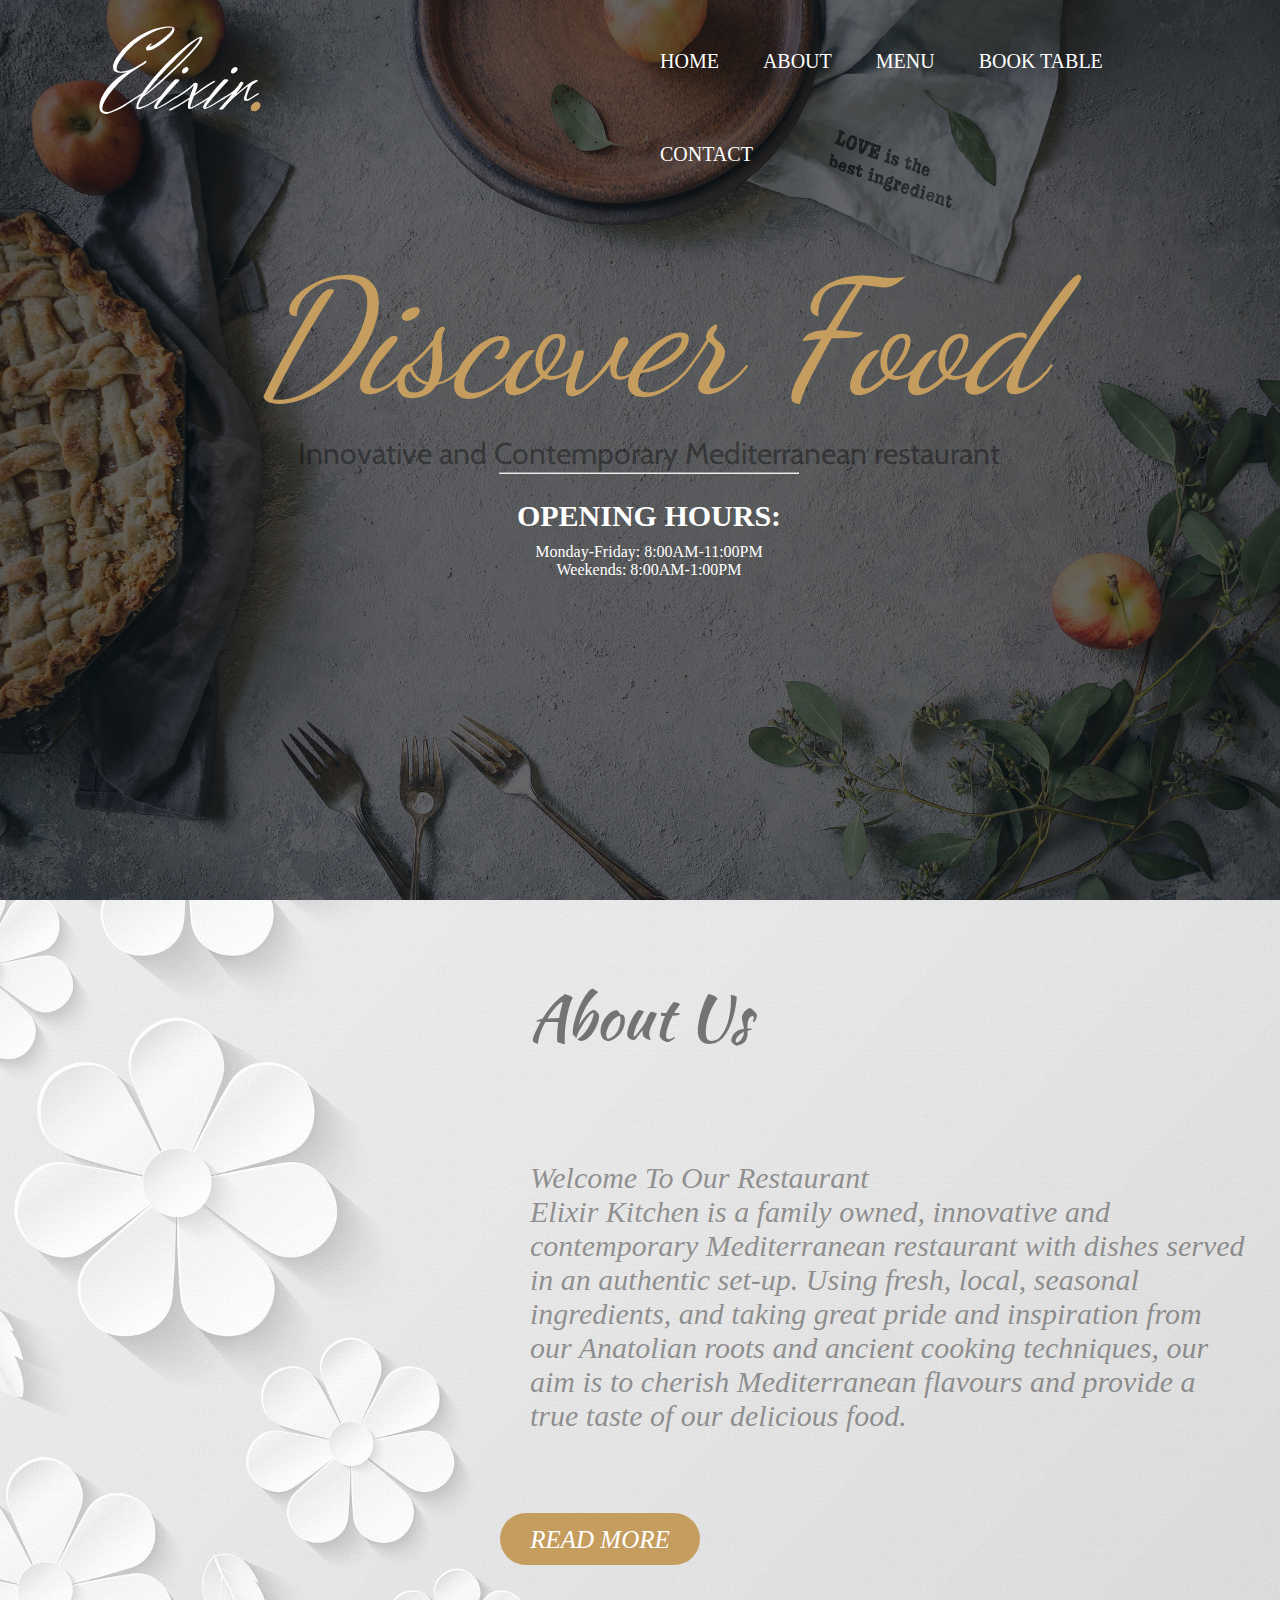
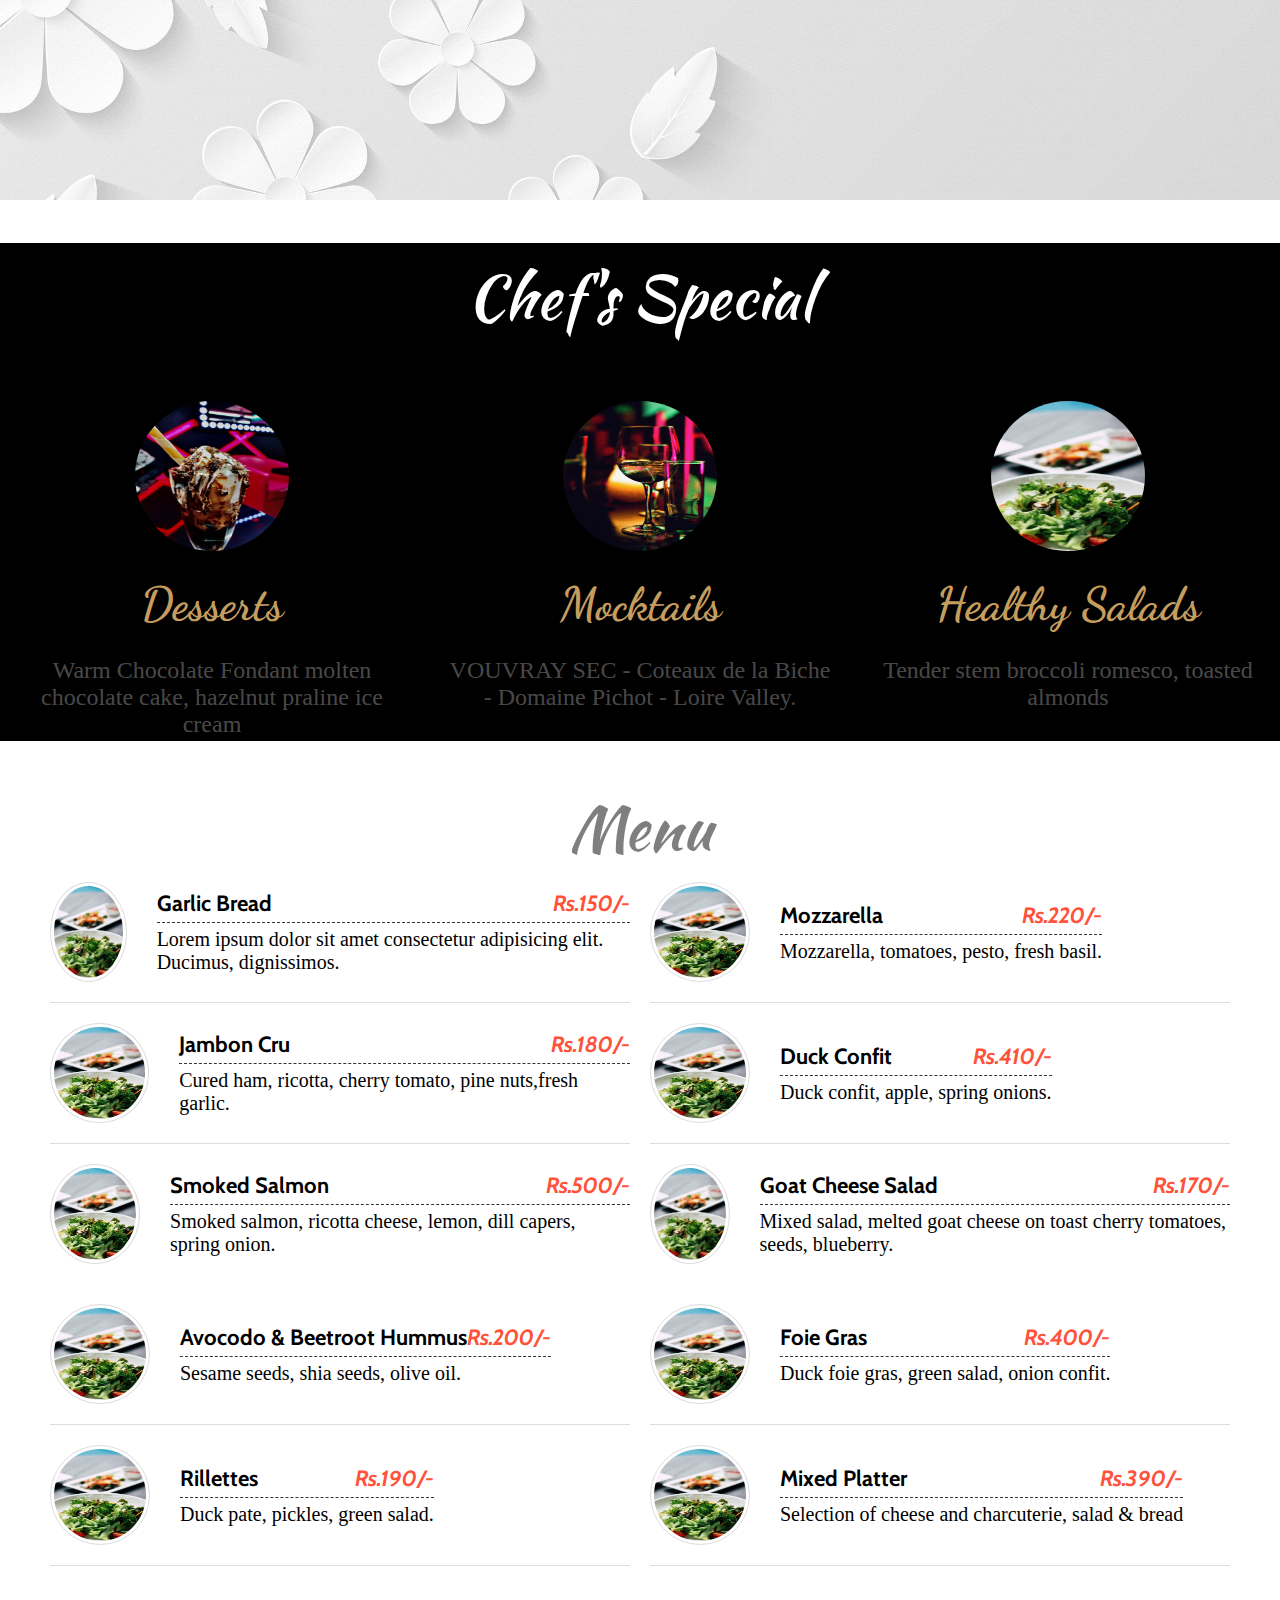
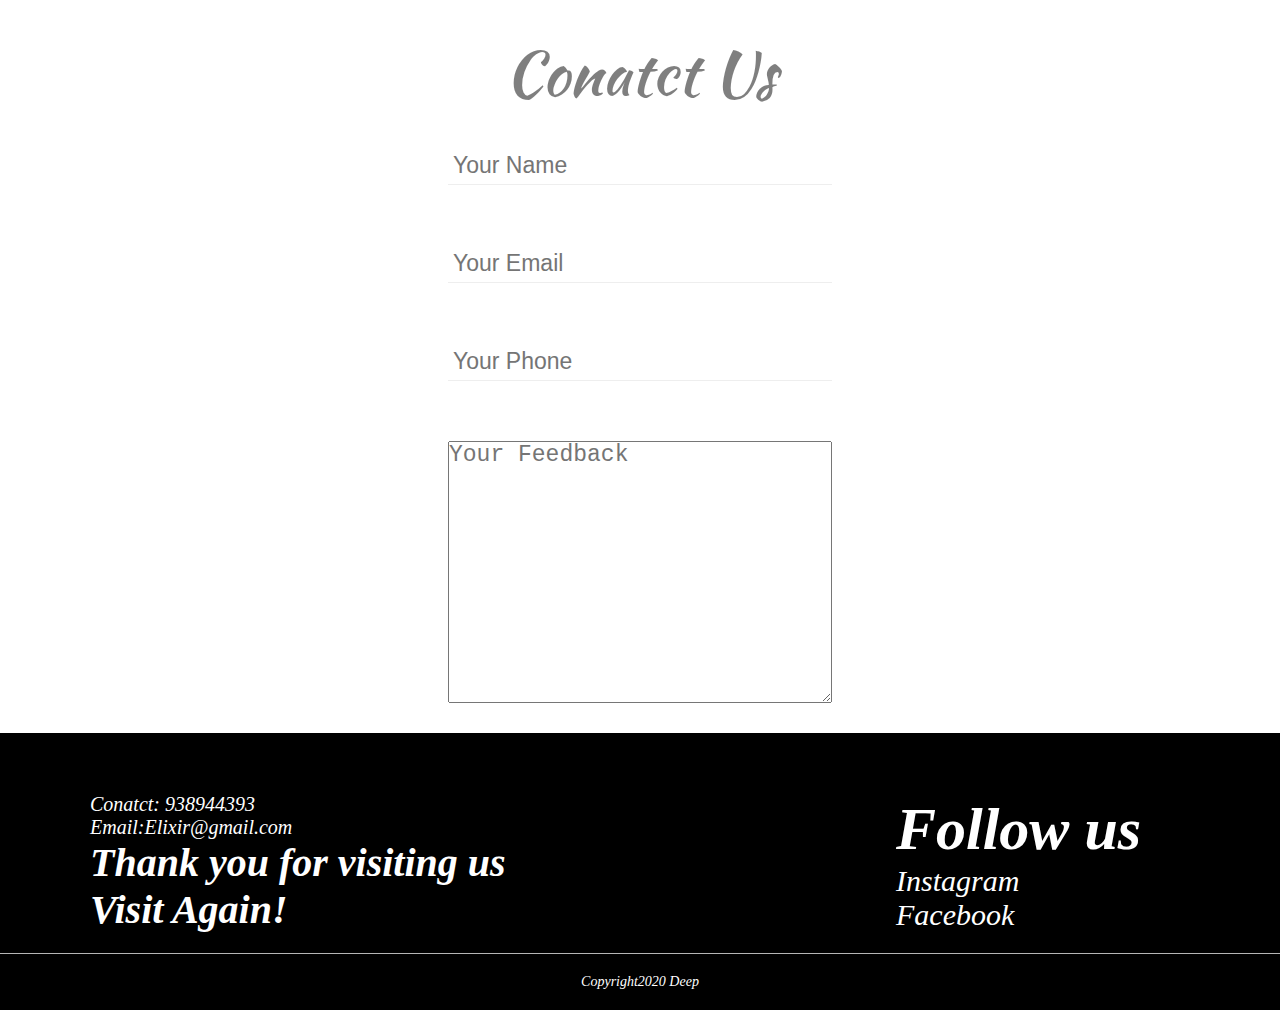
<file: index.html>
<!DOCTYPE html>
<html lang="en">
<head>
    <meta charset="UTF-8">
    <meta name="viewport" content="width=device-width, initial-scale=1.0">
    <title>Food for Life</title>
    <link rel="stylesheet" href="style.css">
    <link href="https://fonts.googleapis.com/css2?family=Kaushan+Script&display=swap" rel="stylesheet">
    <link rel="stylesheet" href="https://stackpath.bootstrapcdn.com/font-awesome/4.7.0/css/font-awesome.min.css">
</head>
<body>
    <!--Header Section HTML-->
    <div class="header" id="h">
        <div class="row">
            <div class="logo">
                <!--<img src="Images/Logow.png" alt="">-->
                <!--<i class="fas fa-hat-chef"></i>-->
                <h1>Elixir<span>.</span></h1>
            </div>
            <div class="logo">
                <ul>
                    <li><a href="#h">Home</a></li>
                    <li><a href="#a">About</a></li>
                    <li><a href="#m">Menu</a></li>
                    <li><a href="book.html">Book table</a></li>
                    <li><a href="#c">Contact</a></li>
                </ul>

            </div>


        </div>
        <div class="text">
            <h1 clas="textcol">Discover Food</h1>
            <p calss="textcol">Innovative and Contemporary Mediterranean restaurant</p>
            <hr>
            <h3 class="textcol">OPENING HOURS:</h3>
            <div>Monday-Friday: 8:00AM-11:00PM<br>Weekends: 8:00AM-1:00PM</div>
        </div>

    </div>
    <!--About Section HTML-->
        <div class="about" id="a">
            <div class="heading">
                About Us
            </div>
            <div class="inabout">
                <!--<div class="col2">
                    <img src="Images/About Us.jpg" alt="">
                </div>-->
                <div class="col2">
                    Welcome To Our Restaurant <br>
                    Elixir Kitchen is a family owned, innovative and contemporary Mediterranean restaurant with dishes served in an authentic set-up. Using fresh, local, seasonal ingredients, and taking great pride and inspiration from our Anatolian roots and ancient cooking techniques, our aim is to cherish Mediterranean flavours and provide a true taste of our delicious food.                
                </div>
                <div class="col2 btn">
                    <a href="about.html">Read More</a>
                </div>
            </div>
            
    
        </div>
    <!--Specialities-->
    <div class="specials">
            <div class="heading">
                Chef's Special
            </div>
            <div class="col-4">
                 <div class="col">
                     <img src="Images/Desserts.jpg" alt="">
                     <h3>Desserts</h3>
                     <p>Warm Chocolate Fondant molten chocolate cake, hazelnut praline ice cream </p>
                 </div>
                 <div class="col">
                     <img src="Images/Drinks.jpg" alt="">
                     <h3>Mocktails</h3>
                     <p>VOUVRAY SEC - Coteaux de la Biche - Domaine Pichot - Loire Valley.</p>
                 </div>
                 <div class="col">
                     <img src="Images/Salads.jpg" alt="">
                     <h3>Healthy Salads</h3>
                     <p>Tender stem broccoli romesco, toasted almonds</p>
                 </div>
              
            </div>
 

    </div>
    <!--Menu-->
    <div class="menu" id="m">
        <div class="heading">
            Menu
        </div>

        <div class="menucontainer">
            <div class="menucol">
                <img src="Images/Salads.jpg" alt="">
                <div class="content">
                    <h2>Garlic Bread<span>Rs.150/-</span></h2>
                    <p>
                    Lorem ipsum dolor sit amet consectetur adipisicing elit. Ducimus, dignissimos.
                    </p>
                </div>
            
            </div>
            <div class="menucol">
                <img src="Images/Salads.jpg" alt="">
                <div class="content">
                    <h2>Mozzarella<span>Rs.220/-</span></h2>
                    <p>
                    Mozzarella, tomatoes, pesto, fresh basil.
                    </p>
                </div>
            
            </div>
            <div class="menucol">
                <img src="Images/Salads.jpg" alt="">
                <div class="content">
                    <h2>Jambon Cru<span>Rs.180/-</span></h2>
                    <p>
                    Cured ham, ricotta, cherry tomato, pine nuts,fresh garlic.
                    </p>
                </div>
            
            </div>
            <div class="menucol">
                <img src="Images/Salads.jpg" alt="">
                <div class="content">
                    <h2>Duck Confit<span>Rs.410/-</span></h2>
                    <p>
                    Duck confit, apple, spring onions.
                    </p>
                </div>
            
            </div>
            <div class="menucol">
                <img src="Images/Salads.jpg" alt="">
                <div class="content">
                    <h2>Smoked Salmon<span>Rs.500/-</span></h2>
                    <p>
                    Smoked salmon, ricotta cheese, lemon, dill capers, spring onion.
                    </p>
                </div>
            
            </div>
            <div class="menucol">
                <img src="Images/Salads.jpg" alt="">
                <div class="content">
                    <h2> Goat Cheese Salad<span>Rs.170/-</span></h2>
                    <p>
                   Mixed salad, melted goat cheese on toast cherry tomatoes, seeds, blueberry.
                    </p>
                </div>
            
            </div>
            <div class="menucol">
                <img src="Images/Salads.jpg" alt="">
                <div class="content">
                    <h2>Avocodo & Beetroot Hummus<span>Rs.200/-</span></h2>
                    <p>
                   Sesame seeds, shia seeds, olive oil.
                    </p>
                </div>
            
            </div>
            <div class="menucol">
                <img src="Images/Salads.jpg" alt="">
                <div class="content">
                    <h2>Foie Gras<span>Rs.400/-</span></h2>
                    <p>
                    Duck foie gras, green salad, onion confit.
                    </p>
                </div>
            
            </div>
            <div class="menucol">
                <img src="Images/Salads.jpg" alt="">
                <div class="content">
                    <h2>Rillettes <span>Rs.190/-</span></h2>
                    <p>
                    Duck pate, pickles, green salad.
                    </p>
                </div>
            
            </div>
            <div class="menucol">
                <img src="Images/Salads.jpg" alt="">
                <div class="content">
                    <h2>Mixed Platter<span>Rs.390/-</span></h2>
                    <p>
                    Selection of cheese and charcuterie, salad & bread
                    </p>
                </div>
            
            </div>



        </div>

    </div>
    <!--Contact-->
    <div class="contact" id="c">
        <div class="heading">
            Conatct Us
        </div>
        <form class="contform" action="index.html" id="frm">
            <input type="text" class="formtext" placeholder="Your Name">
            <input type="email" class="formtext" placeholder="Your Email">
            <input type="text" class="formtext" placeholder="Your Phone">
            <textarea class="formtext" id="" cols="30" rows="10" placeholder="Your Feedback"></textarea>
        </form>

    </div>
    <footer>
        <div class="foot">
            <div class="fot-visitagain">
                <p>Conatct: 938944393 <br> Email:Elixir@gmail.com</p>
                <h1>Thank you for visiting us <br>Visit Again!</h1>

            </div>
            <div class="fot-followus">
                <h1>Follow us</h1>
                <ul>
                   <li><a href="https://www.instagram.com/chez_antoinette/" target="_blank">Instagram</a></li>                    
                    <li><a href="https://www.facebook.com/chezantoinettecoventgarden/" target="_blank">Facebook</a></li>
                </ul>

            </div>

        </div>
        <hr>
        <div class="copyright">Copyright2020 Deep

        </div>
    </footer>
</body>
</html>
</file>
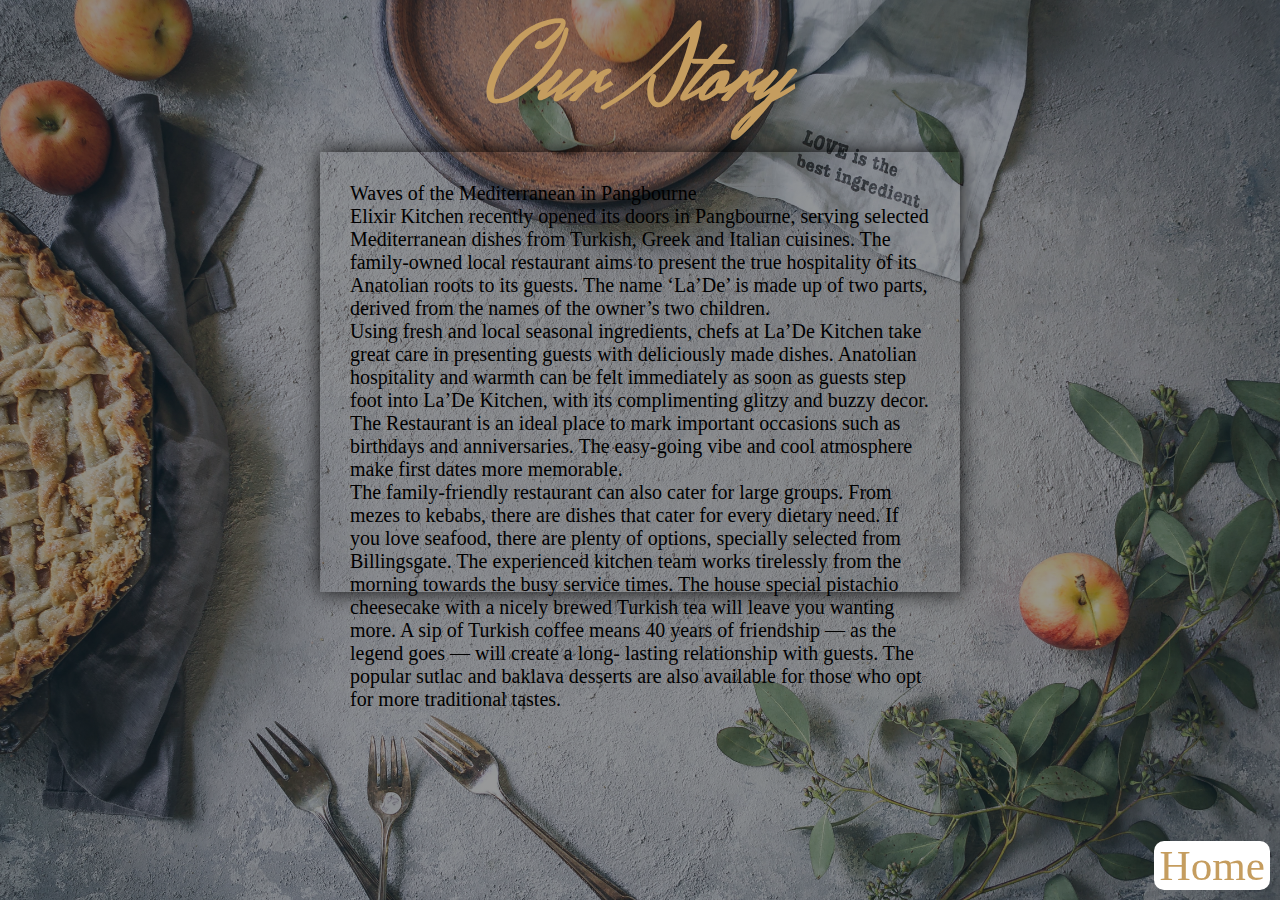
<file: about.html>
<!DOCTYPE html>
<html lang="en">
<head>
    <meta charset="UTF-8">
    <meta name="viewport" content="width=device-width, initial-scale=1.0">
    <title>About Elixir</title>
    <link rel="stylesheet" href="style.css">
</head>
<!--<body style=" background: radial-gradient(#fff,#d3b992);">-->
<body>
    <div class="aboutcontainer">
        <h2>Our Story</h2>
        <div class="acontent">
            <p>Waves of the Mediterranean in Pangbourne
<p>Elixir Kitchen recently opened its doors in Pangbourne, serving selected Mediterranean dishes from Turkish, Greek and Italian cuisines. The family-owned local restaurant aims to present the true hospitality of its Anatolian roots to its guests. The name ‘La’De’ is made up of two parts, derived from the names of the owner’s two children.</p>
<p>Using fresh and local seasonal ingredients, chefs at La’De Kitchen take great care in presenting guests with deliciously made dishes. Anatolian hospitality and warmth can be felt immediately as soon as guests step foot into La’De Kitchen, with its complimenting glitzy and buzzy decor. The Restaurant is an ideal place to mark important occasions such as birthdays and anniversaries. The easy-going vibe and cool atmosphere make first dates more memorable.<p>
<p>The family-friendly restaurant can also cater for large groups. From mezes to kebabs, there are dishes that cater for every dietary need. If you love seafood, there are plenty of options, specially selected from Billingsgate. The experienced kitchen team works tirelessly from the morning towards the busy service times. The house special pistachio cheesecake with a nicely brewed Turkish tea will leave you wanting more. A sip of Turkish coffee means 40 years of friendship — as the legend goes — will create a long- lasting relationship with guests. The popular sutlac and baklava desserts are also available for those who opt for more traditional tastes.</p>

            
        </div>
    </div>
    <div class="Back">
        <a href="index.html">Home</a>

    </div>
</body>
    
<!--</body>-->
</html>
</file>
<file: style.css>
@import url('https://fonts.googleapis.com/css?family=Cabin|Herr+Von+Muellerhoff|Source+Sans+Pro:400,900&display=swap');
@import url('https://fonts.googleapis.com/css2?family=Dancing+Script:wght@600&display=swap');

*{
    box-sizing: border-box;
    padding: 0;
    margin: 0;
    scroll-behavior: smooth;
}
/*Header Section Styling*/
.header{
    background-image:linear-gradient(rgba(0,0,0,0.6),rgba(0,0,0,0.6)), url(Images/Headerrr.jpg);
    background-size: cover;
    height: 100vh;
    background-attachment: fixed;
}
.row{
    display: flex;
    margin-left: 30px;
    margin-right: 30px;
    flex-wrap: nowrap;
    justify-content: space-around;
}
.logo{
    flex-basis: 50%;
}
.logo img{
    width: 70px;
    height: 70px;
    float: left;
    opacity: 0.7;
    margin-top: 37px;
}
.logo h1{
    margin-top: 10px;
    padding-left: 70px;
    font-family: 'Herr Von Muellerhoff', cursive;
    color: white;
    font-size: 6.7rem;
    font-weight: 100;
}
.logo h1 span{
    color: #c59d5f;
    font-weight: 900;
}
.logo ul li{
    list-style-type: none;
    display: inline-block;
    padding: 20px;
    margin-top: 30px;
    transition: transform 0.5s;
}
.logo a{
    text-decoration: none;
    color: white;
    text-transform: uppercase;
    font-size: 20px;
    
}
.logo ul li:hover{
    transform: translateY(-7px);
}
.logo a:hover{
    color: #c59d5f;
}
.logo a:active{
    color: red;
}
.text{
    position: absolute;
    top: 27%;
    left: 20%;
    display: flex;
    flex-direction: column;
    justify-content: center;
    align-items: center;
}
.text h1{
    font-family: 'Dancing Script', cursive;
    font-style: italic;
    font-size: 10rem;
    font-weight: 300;
    color: #c59d5f;
    /*animation-name: textanimation;
    animation-duration: 3s;*/

}
.text p{
    font-family: 'Cabin', sans-serif;
    font-size: 30px;
    color: rgba(0,0,0,0.4);
    text-align: center;
    /*animation-name: textanimation;
    animation-duration: 3s;*/

}
.text hr{
    width: 300px;
    background-color: #c59d5f;
}
.text h3{
    color: white;
    font-size: 30px;
    margin-top: 25px;
}
.text div{
    color: white;
    text-align: center;
    margin-top: 10px;
}
@keyframes textanimation{
    from{color: rgba(0,0,0,0.5); margin: 0;}
    to{color: white; margin: 200px;}
}  

/*About Section Styling*/
.about{
    padding: 30px;
    background-image: url(Images/paper-flower-background-4794429_1920.jpg);
    height: 100vh;
    background-size: cover;
    opacity: 9;

}
.heading{
    text-align: center;
    font-family: 'Kaushan Script', cursive;
    font-size: 61px;
    margin-top: 43px;
    color: rgba(0,0,0,0.5);
}
.about img{
    width: 400px;
    float: left;
    height: 90vh;
}

.inabout{
    display: flex;
    justify-content: center;
    align-items: center;
    flex-direction: column;
}

.col2{
   padding-top: 100px;
   padding-left: 500px;
   font-size: 30px;
   font-style: italic;
   color: rgba(0,0,0,0.4);
}
.btn{
    display: inline-block;
    padding: 8px 30px;
    background-color: #c59d5f;
    border-radius:  30px;
    position: relative;
    left: -40px;
    top: 80px;
}
.btn a{
    text-decoration: none;
    color: white;
    font-size: 25px;
    font-style: italic;
    line-height: 35px;
    text-transform: uppercase;
}

/*Specials Section styling*/
.specials{
    background-color: black;

}
.specials .heading{
    color: white;
    padding: 10px;
}
.col-4{
    display: flex;
    justify-content: space-between;
    flex-direction: row;
    margin-top: 30px;
    padding-bottom: 70px;
}
.col{
    flex-basis: 30%;
    margin: 20px;
    height: 250px;
    transition: transform 0.5s;
 

}
.col:hover{
    transform: scale(1.2,1.2);
}
.col img{
    height: 150px;
    text-align: center;
    border-radius: 50%;
    display: block;
    margin-left: auto;
    margin-right: auto;
    width: 40%;
    margin-bottom: 15px;

}
.col h3{
    text-align: center;
    font-family: 'Dancing Script', cursive;
    font-size: 2.9rem;
    color: #c59d5f;
    font-weight: bold;
    margin: 25px;

}

.col p{
    margin-top: 15px;
    text-align: center;
    font-style: var(--main-font);
    color: rgba(255,255,255,0.3);
    font-size: 1.5rem;
}
/*Menu Part Styling*/
.menucontainer{
    display: flex;
    flex-direction: row;
    justify-content: space-between;
    margin: 10px 50px;
    flex-wrap: wrap;
}
.menucol{
    flex-basis: 580px;
    border-bottom: 1px solid #ddd;
    margin-bottom: 20px;
    padding-bottom: 20px;
}
.menucol:nth-child(5),.menucol:nth-child(6){
    border-bottom: 0;
}
.menucol{
    display: flex;
    flex-direction: row;
    align-items: center;
}
.menucol img{
    height: 100px;
    width: 100px;
    margin-right: 30px;
    border-radius: 50%;
    border: 1px solid #ddd;
    padding: 3px;
    transition: .5s;
}
.menucol h2{
    font-size: 22px;
    margin-bottom: 5px;
    padding-bottom: 5px;
    font-family: 'Cabin', sans-serif;
    border-bottom: 1px dashed #333;
}
.menucol h2 span{
    float: right;
    color: #ff523b;
    font-style: italic;
}
.menucol:hover img{
    border-radius: 0;
}
.menucol p{
    font-size: 20px;
}
/*Contact Us*/
.contform{
    display: flex;
    flex-direction: column;
    justify-content: center;
    align-items: center;
    background-image: linear-gradient(rgba(0,0,0,0.4),rgba(0,0,0,0.4)),url(Images/Headerrr.jpg);
    background-size: cover;
    background-attachment: fixed;
}
.formtext{
    margin: 30px;
    font-size: 23px;
    width: 30%;
}

footer{
    background: #000;
    color: white;
    font-size: 14px;
    padding: 60px 0 20px;
    font-style: italic;
}
.foot{
    display: flex;
    justify-content: center;
    align-items: center;
}
.fot-visitagain{
    flex-basis: 70%;
    font-size: 20px;
    padding-left: 90px;

}
.fot-followus{
    flex-basis: 30%;
    
    font-size: 30px;
}
.fot-followus ul{
    list-style-type: none;
}
footer hr{
    border: none;
    background: #b5b5b5;
    height: 1px;
    margin: 20px 0;
}
.copyright{
    text-align: center;
  }
/*Book Table Styling*/
.banner{
    min-height: 100vh;
    background: linear-gradient(rgba(0,0,0,0.4),rgba(0,0,0,0.4)),url(Images/Headerrr.jpg) center/cover no-repeat;
    display: flex;
    flex-direction: column;
    justify-content: center;
    align-items: center;
    color: #fff;
    padding-bottom: 20px;
}
.card-container{
    display: grid;
    grid-template-columns: 420px 420px;
}
.card-image{
    background: url(Images/pexels-kaboompics-com-6267.jpg) center/cover no-repeat;
}
.banner h2{
    padding-bottom: 40px;
    margin-bottom: 20px;
    font-family: 'Dancing Script', cursive;
    font-size: 8.3rem;
}
.card-content{
    background: #fff;
    height: 330px;
}
.card-content h3{
    text-align: center;
    color: #000;
    padding: 25px 0 10px 0;
    font-size: 26px;
    font-weight: 500;
}
.form-row{
    display: flex;
    width: 90%;
    margin: 0 auto;
}
form select,form input{
    display: flex;
    width: 100%;
    margin: 15px 12px;
    padding: 5px;
    font-size: 15px;
    outline: none;
    border: none;
    border-bottom: 1px solid #eee;
    font-weight: 300;
}
form input[type=submit]{
    color: #fff;
    background-color: #ff523b;
    text-align: center;
    padding: 12px 0;
    border-radius: 4px;
    cursor: pointer;
}
form input[type=submit]:hover{
    opacity: 0.9;
}
.Back{
    position: fixed;
    right: 10px;
    bottom: 10px;
    font-size: 20px;
    background-color: #fff;
    border-radius: 10px;
}
.Back a{
    text-decoration: none;
    color: #c59d5f;
    font-size: 2.7rem;
    padding: 5px;
}

.aboutcontainer{
    background: linear-gradient(rgba(0,0,0,0.4),rgba(0,0,0,0.4)), url(Images/Headerrr.jpg) center/cover no-repeat;
    height: 100vh;
}
.aboutcontainer h2{
    font-family: 'Herr Von Muellerhoff', cursive;
    color: #c59d5f;
    font-size: 6.7rem;
    text-align: center;
}
.acontent{
    position: absolute;
    margin: 0 320px;
    padding: 30px;
    font-size: 20px;
    height: 440px;
    box-shadow: 0 0 20px 0px rgba(0,0,0,0.9);
    
}


.fot-followus ul li a {
  text-decoration: none;
  color: #ffffff;
}
</file>
